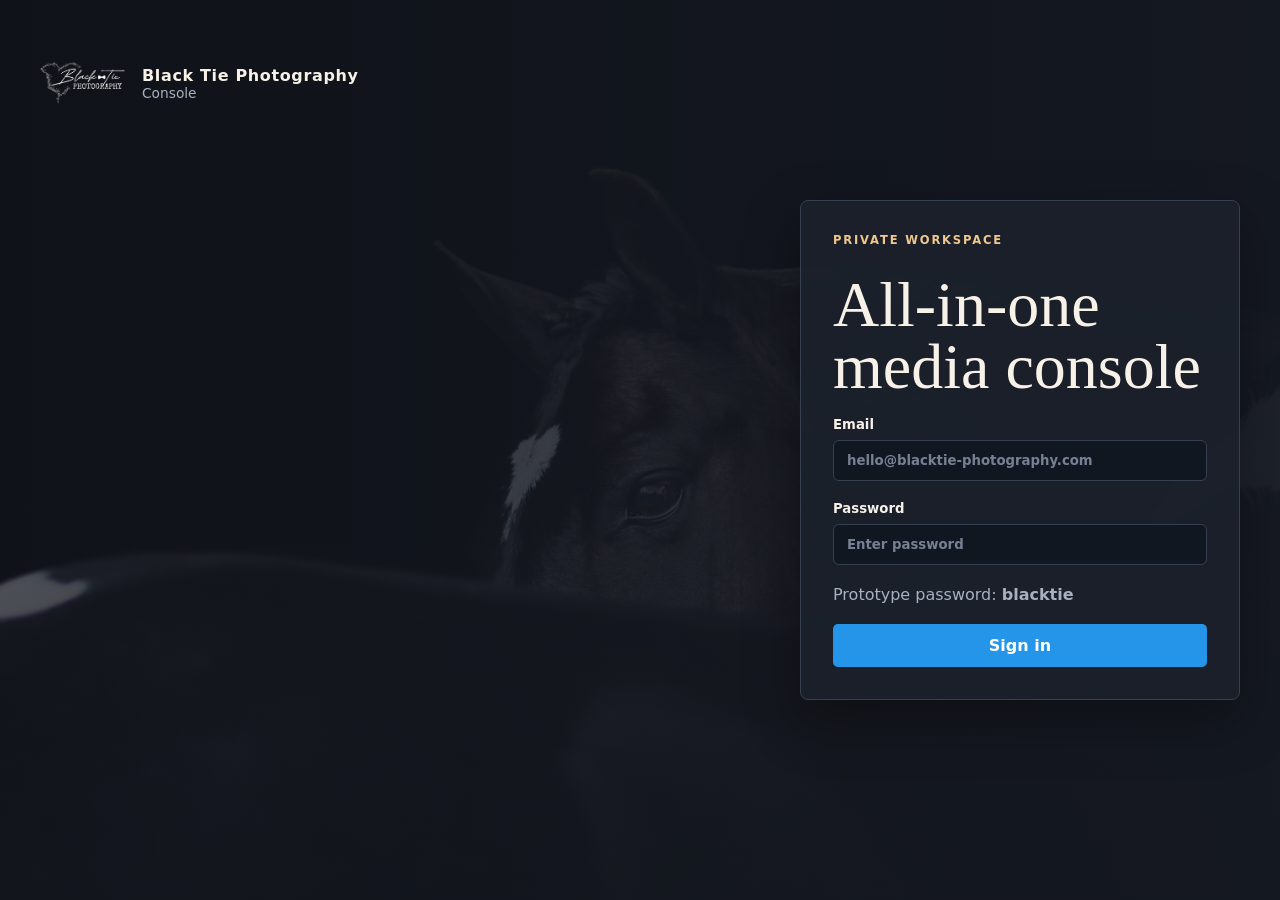
<file: index.html>
<!DOCTYPE html>
<html lang="en">

<head>
  <meta charset="UTF-8" />
  <meta name="viewport" content="width=device-width, initial-scale=1.0" />
  <title>Black Tie Console | Assets</title>
  <link rel="icon" type="image/x-icon" href="/images/web.ico">
  <link rel="stylesheet" href="css/console.css" />
</head>

<body>
  <main class="console-shell">
    <section class="login-view" id="loginView" aria-labelledby="loginTitle">
      <div class="login-brand">
        <img src="images/logo_nobackground_crop_black.png" alt="Black Tie Photography" />
        <div>
          <p>Black Tie Photography</p>
          <span>Console</span>
        </div>
      </div>

      <form class="login-panel" id="loginForm">
        <p class="eyebrow">Private Workspace</p>
        <h1 id="loginTitle">All-in-one media console</h1>

        <label>
          Email
          <input id="email" name="email" type="email" autocomplete="email" placeholder="hello@blacktie-photography.com" required>
        </label>

        <label>
          Password
          <input id="password" name="password" type="password" autocomplete="current-password" placeholder="Enter password" required>
        </label>

        <p class="login-note">Prototype password: <strong>blacktie</strong></p>
        <button type="submit">Sign in</button>
      </form>
    </section>

    <section class="app-view is-hidden" id="appView" aria-label="Black Tie asset console">
      <aside class="icon-rail" aria-label="Primary navigation">
        <img src="images/logo_nobackground_crop_black.png" alt="Black Tie Photography">
        <button class="rail-button is-active" type="button" aria-label="Assets">A</button>
        <button class="rail-button" type="button" aria-label="Images">I</button>
        <button class="rail-button" type="button" aria-label="Settings">S</button>
      </aside>

      <aside class="library-sidebar">
        <div class="workspace-select">
          <span>BT</span>
          <div>
            <strong>blacktie-photography</strong>
            <small>Media workspace</small>
          </div>
        </div>

        <nav class="section-nav" aria-label="Asset sections">
          <p>Media Library</p>
          <button class="nav-pill is-active" type="button" data-section="all">All assets</button>
          <button class="nav-pill" type="button" data-section="homeHero">Home hero</button>
          <button class="nav-pill" type="button" data-section="intro">Intro</button>
          <button class="nav-pill" type="button" data-section="service">Service feature</button>
          <button class="nav-pill" type="button" data-section="instagram">Instagram strip</button>
        </nav>

        <div class="sidebar-links">
          <button type="button">Folders</button>
          <button type="button">Collections</button>
          <button type="button">Transformations</button>
        </div>

        <button class="quiet-button" id="logoutButton" type="button">Sign out</button>
      </aside>

      <section class="asset-workspace">
        <header class="asset-header">
          <div>
            <p class="breadcrumb">Media Library / Assets</p>
            <h1>Assets</h1>
          </div>
          <div class="header-actions">
            <button class="quiet-button" id="resetButton" type="button">Reset</button>
            <button class="quiet-button" id="exportButton" type="button">Export config</button>
            <a class="quiet-button" href="image-config-test.html">Test JSON</a>
            <label class="upload-button">
              <input id="imageUpload" type="file" accept=".jpg,.jpeg,.png,.webp" multiple>
              Upload
            </label>
          </div>
        </header>

        <section class="search-band">
          <label class="search-box" aria-label="Search assets">
            <span>Search</span>
            <input id="assetSearch" type="search" placeholder="Type a name, tag, section, or image path...">
          </label>
          <div class="filter-row" aria-label="Asset filters">
            <button type="button">Folders</button>
            <button type="button">Tags</button>
            <button type="button">Formats</button>
            <button type="button">Creation date</button>
            <button type="button">Asset types</button>
          </div>
        </section>

        <section class="upload-dropzone" id="uploadZone">
          <p><strong>Drop images to upload</strong> or use the Upload button. Files are uploaded to Cloudinary and the returned URL is saved in this browser.</p>
        </section>

        <section class="asset-toolbar">
          <span id="imageCount">Showing 0 assets</span>
          <div>
            <span id="sectionTitle">All images</span>
            <button class="sort-button" type="button" id="sortButton">Relevance</button>
          </div>
        </section>

        <section class="asset-grid" id="imageList" aria-live="polite"></section>
      </section>

      <aside class="preview-panel" aria-label="Asset preview and editor">
        <div class="preview-header">
          <strong>Preview</strong>
          <button class="quiet-icon" id="closePreviewButton" type="button" aria-label="Clear preview">X</button>
        </div>

        <div class="empty-preview" id="emptyPreview">
          <div class="empty-mark">BT</div>
          <p>Select an item in the grid to preview and edit it.</p>
        </div>

        <div class="asset-preview is-hidden" id="assetPreview">
          <div class="preview-frame">
            <img id="previewImage" alt="Selected image preview">
          </div>

          <form class="details-form" id="detailsForm">
            <label>
              Display name
              <input id="imageName" type="text" placeholder="Image title">
            </label>

            <label>
              Image
              <button class="choose-image-button" id="chooseImageButton" type="button">
                <span>Choose image</span>
                <strong id="chosenImageLabel">No image selected</strong>
              </button>
            </label>

            <label>
              Alt text
              <textarea id="imageAlt" rows="3" placeholder="Describe the image for accessibility"></textarea>
            </label>

            <label>
              Image URL or path
              <input id="imageSrc" type="text" placeholder="/images/example.webp">
            </label>

            <div class="form-actions">
              <button class="quiet-button" id="replaceButton" type="button">Replace</button>
              <button class="quiet-button danger-button" id="deleteButton" type="button">Delete</button>
              <button class="save-button" type="submit">Save</button>
            </div>
          </form>
        </div>
      </aside>
    </section>
  </main>

  <template id="imageCardTemplate">
    <article class="asset-card">
      <button class="asset-select" type="button">
        <img alt="">
        <span class="selection-dot" aria-hidden="true"></span>
      </button>
      <div class="asset-meta">
        <strong></strong>
        <span></span>
      </div>
    </article>
  </template>

  <div class="asset-picker is-hidden" id="assetPicker" role="dialog" aria-modal="true" aria-labelledby="assetPickerTitle">
    <div class="asset-picker__backdrop" data-close-picker></div>
    <section class="asset-picker__panel">
      <header class="asset-picker__header">
        <div>
          <p class="breadcrumb">Global assets</p>
          <h2 id="assetPickerTitle">Choose image</h2>
        </div>
        <button class="quiet-icon" id="closeAssetPickerButton" type="button" aria-label="Close image chooser">X</button>
      </header>

      <div class="asset-picker__actions">
        <label class="upload-button asset-picker__upload">
          <input id="assetPickerUpload" type="file" accept=".jpg,.jpeg,.png,.webp">
          Add new image
        </label>
      </div>

      <section class="asset-picker__grid" id="assetPickerGrid" aria-live="polite"></section>
    </section>
  </div>

  <script src="scripts/console.js"></script>
</body>

</html>
</file>
<file: css/console.css>
:root {
  --bg: #151922;
  --rail: #0d1118;
  --side: #1b202b;
  --panel: #202633;
  --panel-soft: #262d3a;
  --line: #374050;
  --line-soft: #2c3443;
  --text: #f7f1e8;
  --muted: #a9b0bf;
  --faint: #778193;
  --accent: #d6aa72;
  --accent-strong: #f0c88d;
  --blue: #2495e8;
  --danger: #e16f6f;
  --shadow: 0 20px 54px rgba(0, 0, 0, 0.34);
}

* {
  box-sizing: border-box;
}

body {
  margin: 0;
  min-height: 100vh;
  background: var(--bg);
  color: var(--text);
  font-family: Inter, ui-sans-serif, system-ui, -apple-system, BlinkMacSystemFont, "Segoe UI", sans-serif;
}

button,
input,
textarea,
select {
  font: inherit;
}

button,
label {
  -webkit-tap-highlight-color: transparent;
}

button {
  cursor: pointer;
}

.console-shell {
  min-height: 100vh;
}

.is-hidden {
  display: none !important;
}

.login-view {
  display: grid;
  min-height: 100vh;
  grid-template-columns: minmax(0, 1fr) minmax(320px, 440px);
  gap: 48px;
  align-items: center;
  padding: 40px;
  background:
    linear-gradient(90deg, rgba(21, 25, 34, 0.72), rgba(21, 25, 34, 0.96)),
    url("../images/_uncompressed Adobe Lightroom/MAIN.webp") center/cover;
}

.login-brand {
  display: flex;
  align-items: center;
  gap: 16px;
  align-self: start;
}

.login-brand img {
  width: 86px;
  height: 86px;
  object-fit: contain;
  filter: invert(1);
}

.login-brand p,
.login-brand span {
  display: block;
  margin: 0;
}

.login-brand p {
  font-weight: 900;
  letter-spacing: 0.04em;
}

.login-brand span {
  color: var(--muted);
  font-size: 0.86rem;
}

.login-panel {
  display: grid;
  gap: 20px;
  border: 1px solid var(--line);
  border-radius: 8px;
  background: rgba(27, 32, 43, 0.94);
  box-shadow: var(--shadow);
  padding: 32px;
}

.eyebrow,
.breadcrumb {
  margin: 0 0 7px;
  color: var(--accent-strong);
  font-size: 0.72rem;
  font-weight: 900;
  letter-spacing: 0.16em;
  text-transform: uppercase;
}

h1,
p {
  margin-top: 0;
}

h1 {
  margin-bottom: 0;
  font-family: Georgia, "Times New Roman", serif;
  font-size: clamp(2.2rem, 5vw, 4.7rem);
  font-weight: 500;
  line-height: 0.96;
}

label {
  display: grid;
  gap: 8px;
  color: var(--text);
  font-size: 0.83rem;
  font-weight: 800;
}

input,
textarea,
select {
  width: 100%;
  border: 1px solid var(--line);
  border-radius: 6px;
  background: #111721;
  color: var(--text);
  outline: none;
  padding: 12px 13px;
}

textarea {
  resize: vertical;
}

input::placeholder,
textarea::placeholder {
  color: var(--faint);
}

input:focus,
textarea:focus,
select:focus,
button:focus-visible {
  border-color: var(--accent);
  outline: 3px solid rgba(214, 170, 114, 0.22);
}

.login-note {
  margin-bottom: 0;
  color: var(--muted);
}

.login-panel button,
.save-button,
.upload-button {
  border: 0;
  border-radius: 5px;
  background: var(--blue);
  color: #fff;
  padding: 12px 16px;
  font-weight: 900;
}

.app-view {
  display: grid;
  min-height: 100vh;
  grid-template-columns: 72px 300px minmax(0, 1fr) 350px;
  background: var(--bg);
}

.icon-rail {
  position: sticky;
  top: 0;
  display: grid;
  min-height: 100vh;
  align-content: start;
  gap: 10px;
  border-right: 1px solid var(--line-soft);
  background: var(--rail);
  padding: 14px 8px;
}

.icon-rail img {
  width: 44px;
  height: 44px;
  object-fit: contain;
  justify-self: center;
  margin-bottom: 10px;
  filter: invert(1);
}

.rail-button {
  width: 56px;
  height: 56px;
  border: 1px solid transparent;
  border-radius: 6px;
  background: transparent;
  color: var(--muted);
  font-weight: 900;
}

.rail-button.is-active,
.rail-button:hover {
  border-color: var(--line);
  background: #253146;
  color: var(--text);
}

.library-sidebar {
  position: sticky;
  top: 0;
  display: flex;
  min-height: 100vh;
  flex-direction: column;
  gap: 22px;
  border-right: 1px solid var(--line);
  background: var(--side);
  padding: 14px 16px;
}

.workspace-select {
  display: flex;
  align-items: center;
  gap: 10px;
  border-radius: 5px;
  background: #0c1118;
  padding: 10px;
}

.workspace-select span {
  display: grid;
  width: 28px;
  height: 28px;
  place-items: center;
  border-radius: 5px;
  background: var(--blue);
  font-size: 0.72rem;
  font-weight: 900;
}

.workspace-select strong,
.workspace-select small {
  display: block;
}

.workspace-select strong {
  font-size: 0.88rem;
}

.workspace-select small {
  color: var(--muted);
}

.section-nav,
.sidebar-links {
  display: grid;
  gap: 5px;
}

.section-nav p {
  margin: 0;
  padding: 12px 4px 8px;
  color: var(--text);
  font-weight: 900;
}

.nav-pill,
.sidebar-links button,
.quiet-button,
.sort-button,
.filter-row button,
.quiet-icon {
  border: 1px solid transparent;
  border-radius: 5px;
  background: transparent;
  color: var(--text);
  font-weight: 800;
}

.nav-pill,
.sidebar-links button {
  min-height: 42px;
  padding: 10px 12px;
  text-align: left;
}

.nav-pill.is-active {
  background: #173b56;
  color: #fff;
}

.sidebar-links {
  border-top: 1px solid var(--line);
  padding-top: 14px;
}

.sidebar-links button {
  color: var(--muted);
}

.quiet-button,
.sort-button,
.filter-row button {
  border-color: var(--line);
  background: var(--panel-soft);
  padding: 10px 13px;
}

.quiet-button:hover,
.sort-button:hover,
.filter-row button:hover {
  border-color: var(--accent);
}

.library-sidebar > .quiet-button {
  margin-top: auto;
}

.asset-workspace {
  display: grid;
  grid-template-rows: auto auto auto auto minmax(0, 1fr);
  min-width: 0;
  max-height: 100vh;
  overflow: auto;
}

.asset-header {
  display: flex;
  align-items: center;
  justify-content: space-between;
  gap: 18px;
  padding: 14px 16px 18px;
}

.asset-header h1 {
  font-family: Inter, ui-sans-serif, system-ui, sans-serif;
  font-size: 1.2rem;
  font-weight: 900;
  line-height: 1.2;
}

.header-actions {
  display: flex;
  align-items: center;
  gap: 10px;
}

.upload-button {
  position: relative;
  display: inline-grid;
  place-items: center;
  min-height: 40px;
}

.upload-button input {
  position: absolute;
  inset: 0;
  opacity: 0;
  cursor: pointer;
}

.search-band {
  display: grid;
  gap: 14px;
  justify-items: center;
  border-bottom: 1px solid var(--line);
  padding: 10px 16px 12px;
}

.search-box {
  width: min(800px, 100%);
}

.search-box span {
  position: absolute;
  width: 1px;
  height: 1px;
  overflow: hidden;
  clip: rect(0 0 0 0);
}

.search-box input {
  min-height: 42px;
  font-size: 1rem;
}

.filter-row {
  display: flex;
  flex-wrap: wrap;
  justify-content: center;
  gap: 9px;
}

.filter-row button {
  border-radius: 999px;
  padding: 8px 13px;
  font-size: 0.8rem;
}

.upload-dropzone {
  display: none;
  margin: 14px 16px 0;
  border: 1px dashed var(--accent);
  border-radius: 8px;
  background: rgba(214, 170, 114, 0.08);
  padding: 16px;
}

.upload-dropzone p {
  margin: 0;
  color: var(--muted);
}

.upload-dropzone.is-dragging {
  display: block;
}

.asset-toolbar {
  display: flex;
  align-items: center;
  justify-content: space-between;
  gap: 16px;
  border-bottom: 1px solid var(--line);
  padding: 12px 16px;
  color: var(--text);
  font-size: 0.82rem;
  font-weight: 900;
}

.asset-toolbar div {
  display: flex;
  align-items: center;
  gap: 12px;
  color: var(--muted);
}

.asset-grid {
  display: grid;
  grid-template-columns: repeat(auto-fill, minmax(164px, 1fr));
  grid-auto-flow: dense;
  gap: 16px;
  align-content: start;
  padding: 16px;
}

.asset-grid.is-instagram-strip {
  position: relative;
  display: flex;
  gap: 5px;
  min-height: 360px;
  align-items: start;
  overflow-x: auto;
  background: #f4f4f2;
  padding: 26px 0 64px;
}

.asset-grid.is-instagram-strip .asset-card {
  flex: 1 1 0;
  min-width: 0;
}

.asset-grid.is-instagram-strip .asset-select {
  border: 0;
  border-radius: 0;
  outline: 1px solid rgba(255, 255, 255, 0.76);
  outline-offset: 0;
}

.asset-grid.is-instagram-strip .asset-select img,
.asset-grid.is-instagram-strip .asset-card:nth-child(5n) .asset-select img,
.asset-grid.is-instagram-strip .asset-card:nth-child(7n) .asset-select img {
  width: 100%;
  height: clamp(210px, 24vw, 270px);
  aspect-ratio: auto;
  object-fit: cover;
}

.asset-grid.is-instagram-strip .asset-card.is-selected .asset-select {
  box-shadow: 0 0 0 4px var(--accent-strong), 0 14px 28px rgba(0, 0, 0, 0.28);
  z-index: 2;
}

.asset-grid.is-instagram-strip .asset-meta {
  display: none;
}

.instagram-strip-label {
  position: absolute;
  left: 50%;
  top: 132px;
  z-index: 3;
  display: flex;
  min-width: min(380px, calc(100% - 48px));
  transform: translateX(-50%);
  align-items: center;
  justify-content: center;
  gap: 18px;
  border: 1px solid rgba(17, 23, 33, 0.12);
  background: rgba(255, 255, 255, 0.94);
  color: #141414;
  padding: 18px 26px;
  pointer-events: none;
  text-align: center;
  box-shadow: 0 12px 26px rgba(0, 0, 0, 0.12);
}

.instagram-strip-label::before {
  content: "";
  width: 14px;
  height: 14px;
  border: 2px solid currentColor;
  border-radius: 4px;
  box-shadow: inset 0 0 0 3px #fff;
}

.instagram-strip-label span,
.instagram-strip-label strong {
  font-family: Georgia, "Times New Roman", serif;
  font-size: 0.88rem;
  font-weight: 500;
  letter-spacing: 0.16em;
}

.instagram-strip-label strong {
  font-family: "Courier New", monospace;
  font-weight: 500;
}

.grid-empty {
  grid-column: 1 / -1;
  margin: 0;
  border: 1px dashed var(--line);
  border-radius: 8px;
  color: var(--muted);
  padding: 28px;
  text-align: center;
}

.asset-card {
  min-width: 0;
}

.asset-select {
  position: relative;
  display: block;
  width: 100%;
  overflow: hidden;
  border: 1px solid var(--line);
  border-radius: 3px;
  background: #05070a;
  padding: 0;
}

.asset-select img {
  display: block;
  width: 100%;
  aspect-ratio: 1 / 1.28;
  object-fit: cover;
  transition: opacity 0.18s ease, transform 0.18s ease;
}

.asset-card:nth-child(5n) .asset-select img,
.asset-card:nth-child(7n) .asset-select img {
  aspect-ratio: 1.35 / 1;
}

.asset-select:hover img {
  opacity: 0.86;
  transform: scale(1.02);
}

.selection-dot {
  position: absolute;
  top: 8px;
  right: 8px;
  width: 18px;
  height: 18px;
  border: 2px solid rgba(255, 255, 255, 0.82);
  border-radius: 50%;
  background: rgba(5, 7, 10, 0.32);
}

.asset-card.is-selected .asset-select {
  border-color: var(--accent-strong);
  box-shadow: 0 0 0 2px rgba(240, 200, 141, 0.36);
}

.asset-card.is-selected .selection-dot {
  border-color: var(--accent-strong);
  background: var(--accent-strong);
}

.asset-meta {
  display: grid;
  gap: 3px;
  padding-top: 8px;
}

.asset-meta strong,
.asset-meta span {
  overflow: hidden;
  text-overflow: ellipsis;
  white-space: nowrap;
}

.asset-meta strong {
  color: var(--text);
  font-size: 0.82rem;
}

.asset-meta span {
  color: var(--muted);
  font-size: 0.75rem;
}

.preview-panel {
  position: sticky;
  top: 0;
  display: grid;
  grid-template-rows: auto minmax(0, 1fr);
  max-height: 100vh;
  min-width: 0;
  border-left: 1px solid var(--line);
  background: var(--side);
}

.preview-header {
  display: flex;
  align-items: center;
  justify-content: space-between;
  min-height: 56px;
  border-bottom: 1px solid var(--line);
  padding: 0 16px;
}

.quiet-icon {
  width: 34px;
  height: 34px;
}

.empty-preview {
  display: grid;
  align-content: center;
  justify-items: center;
  gap: 16px;
  min-height: 360px;
  padding: 24px;
  color: var(--muted);
  text-align: center;
}

.empty-mark {
  display: grid;
  width: 84px;
  height: 84px;
  place-items: center;
  border: 1px solid var(--line);
  border-radius: 50%;
  background: #253146;
  color: var(--accent-strong);
  font-family: Georgia, "Times New Roman", serif;
  font-size: 1.7rem;
}

.asset-preview {
  min-height: 0;
  overflow: auto;
  padding: 16px;
}

.preview-frame {
  overflow: hidden;
  border: 1px solid var(--line);
  border-radius: 5px;
  background: #070a0f;
}

.preview-frame img {
  display: block;
  width: 100%;
  max-height: 330px;
  object-fit: contain;
}

.details-form {
  display: grid;
  gap: 14px;
  margin-top: 16px;
}

.choose-image-button {
  display: inline-grid;
  width: 100%;
  border: 1px solid var(--line);
  border-radius: 5px;
  background: var(--panel-soft);
  color: var(--text);
  min-height: 42px;
  place-items: center;
  padding: 10px 13px;
  text-align: center;
}

.choose-image-button:hover {
  border-color: var(--accent);
}

.choose-image-button span {
  color: var(--text);
  font-size: 0.86rem;
  font-weight: 900;
}

.choose-image-button strong {
  display: none;
}

.form-actions {
  display: grid;
  grid-template-columns: 1fr 1fr 1fr;
  gap: 8px;
}

.danger-button {
  color: #ffd8d8;
  border-color: rgba(225, 111, 111, 0.46);
}

.asset-picker {
  position: fixed;
  inset: 0;
  z-index: 20;
  display: grid;
  place-items: center;
  padding: 28px;
}

.asset-picker__backdrop {
  position: absolute;
  inset: 0;
  background: rgba(5, 7, 10, 0.72);
}

.asset-picker__panel {
  position: relative;
  z-index: 1;
  display: grid;
  grid-template-rows: auto auto minmax(0, 1fr);
  width: min(980px, 100%);
  max-height: min(760px, calc(100vh - 56px));
  overflow: hidden;
  border: 1px solid var(--line);
  border-radius: 8px;
  background: var(--side);
  box-shadow: var(--shadow);
}

.asset-picker__header {
  display: flex;
  align-items: center;
  justify-content: space-between;
  gap: 18px;
  border-bottom: 1px solid var(--line);
  padding: 18px 20px;
}

.asset-picker__header h2 {
  margin: 0;
  color: var(--text);
  font-size: 1.05rem;
  line-height: 1.2;
}

.asset-picker__actions {
  display: flex;
  justify-content: flex-end;
  border-bottom: 1px solid var(--line-soft);
  padding: 14px 20px;
}

.asset-picker__upload {
  min-width: 150px;
}

.asset-picker__grid {
  display: grid;
  grid-template-columns: repeat(auto-fill, minmax(150px, 1fr));
  gap: 14px;
  overflow: auto;
  padding: 20px;
}

.asset-picker-card {
  display: grid;
  gap: 9px;
  min-width: 0;
  border: 1px solid var(--line);
  border-radius: 6px;
  background: #111721;
  color: var(--text);
  padding: 0 0 10px;
  overflow: hidden;
  text-align: left;
}

.asset-picker-card:hover,
.asset-picker-card.is-selected {
  border-color: var(--accent-strong);
}

.asset-picker-card img {
  display: block;
  width: 100%;
  aspect-ratio: 1 / 0.82;
  object-fit: cover;
}

.asset-picker-card span {
  display: grid;
  gap: 2px;
  min-width: 0;
  padding: 0 10px;
}

.asset-picker-card strong,
.asset-picker-card small {
  overflow: hidden;
  text-overflow: ellipsis;
  white-space: nowrap;
}

.asset-picker-card strong {
  color: var(--text);
  font-size: 0.82rem;
}

.asset-picker-card small {
  color: var(--muted);
  font-size: 0.72rem;
  font-weight: 800;
}

@media (max-width: 1180px) {
  .app-view {
    grid-template-columns: 64px 240px minmax(0, 1fr);
  }

  .preview-panel {
    position: fixed;
    inset: auto 0 0 64px;
    z-index: 4;
    max-height: 58vh;
    border-top: 1px solid var(--line);
    border-left: 0;
    box-shadow: var(--shadow);
  }

  .preview-panel:has(.asset-preview.is-hidden) {
    position: sticky;
    display: none;
  }
}

@media (max-width: 760px) {
  .login-view,
  .app-view {
    grid-template-columns: 1fr;
  }

  .login-view {
    gap: 22px;
    padding: 22px;
  }

  .icon-rail {
    position: static;
    min-height: auto;
    grid-template-columns: repeat(4, auto);
    justify-content: start;
    border-right: 0;
    border-bottom: 1px solid var(--line);
  }

  .icon-rail img {
    margin: 0 8px 0 0;
  }

  .rail-button {
    width: 44px;
    height: 44px;
  }

  .library-sidebar {
    position: static;
    min-height: auto;
    border-right: 0;
    border-bottom: 1px solid var(--line);
  }

  .section-nav {
    grid-template-columns: repeat(2, minmax(0, 1fr));
  }

  .section-nav p {
    grid-column: 1 / -1;
  }

  .sidebar-links {
    display: none;
  }

  .asset-workspace {
    max-height: none;
    overflow: visible;
  }

  .asset-header,
  .asset-toolbar {
    align-items: stretch;
    flex-direction: column;
  }

  .header-actions,
  .filter-row {
    display: grid;
    grid-template-columns: 1fr 1fr;
  }

  .upload-button {
    grid-column: 1 / -1;
  }

  .asset-grid {
    grid-template-columns: repeat(2, minmax(0, 1fr));
    gap: 12px;
    padding: 12px;
  }

  .asset-grid.is-instagram-strip {
    min-height: 330px;
    padding: 18px 0 54px;
  }

  .asset-grid.is-instagram-strip .asset-card {
    flex-basis: 210px;
  }

  .asset-grid.is-instagram-strip .asset-select img,
  .asset-grid.is-instagram-strip .asset-card:nth-child(5n) .asset-select img,
  .asset-grid.is-instagram-strip .asset-card:nth-child(7n) .asset-select img {
    height: 235px;
  }

  .instagram-strip-label {
    top: 108px;
    min-width: min(320px, calc(100% - 28px));
    gap: 11px;
    padding: 14px 16px;
  }

  .instagram-strip-label span,
  .instagram-strip-label strong {
    font-size: 0.76rem;
  }

  .preview-panel {
    position: static;
    max-height: none;
    border-top: 1px solid var(--line);
  }

  .preview-panel:has(.asset-preview.is-hidden) {
    display: grid;
  }

  .asset-picker {
    align-items: stretch;
    padding: 14px;
  }

  .asset-picker__panel {
    max-height: calc(100vh - 28px);
  }

  .asset-picker__header,
  .asset-picker__actions {
    padding: 14px;
  }

  .asset-picker__actions {
    justify-content: stretch;
  }

  .asset-picker__grid {
    grid-template-columns: repeat(2, minmax(0, 1fr));
    gap: 10px;
    padding: 14px;
  }
}

@media (max-width: 460px) {
  .section-nav,
  .header-actions,
  .filter-row,
  .form-actions {
    grid-template-columns: 1fr;
  }

  .asset-grid {
    grid-template-columns: 1fr;
  }

  .asset-picker__grid {
    grid-template-columns: 1fr;
  }
}
</file>
